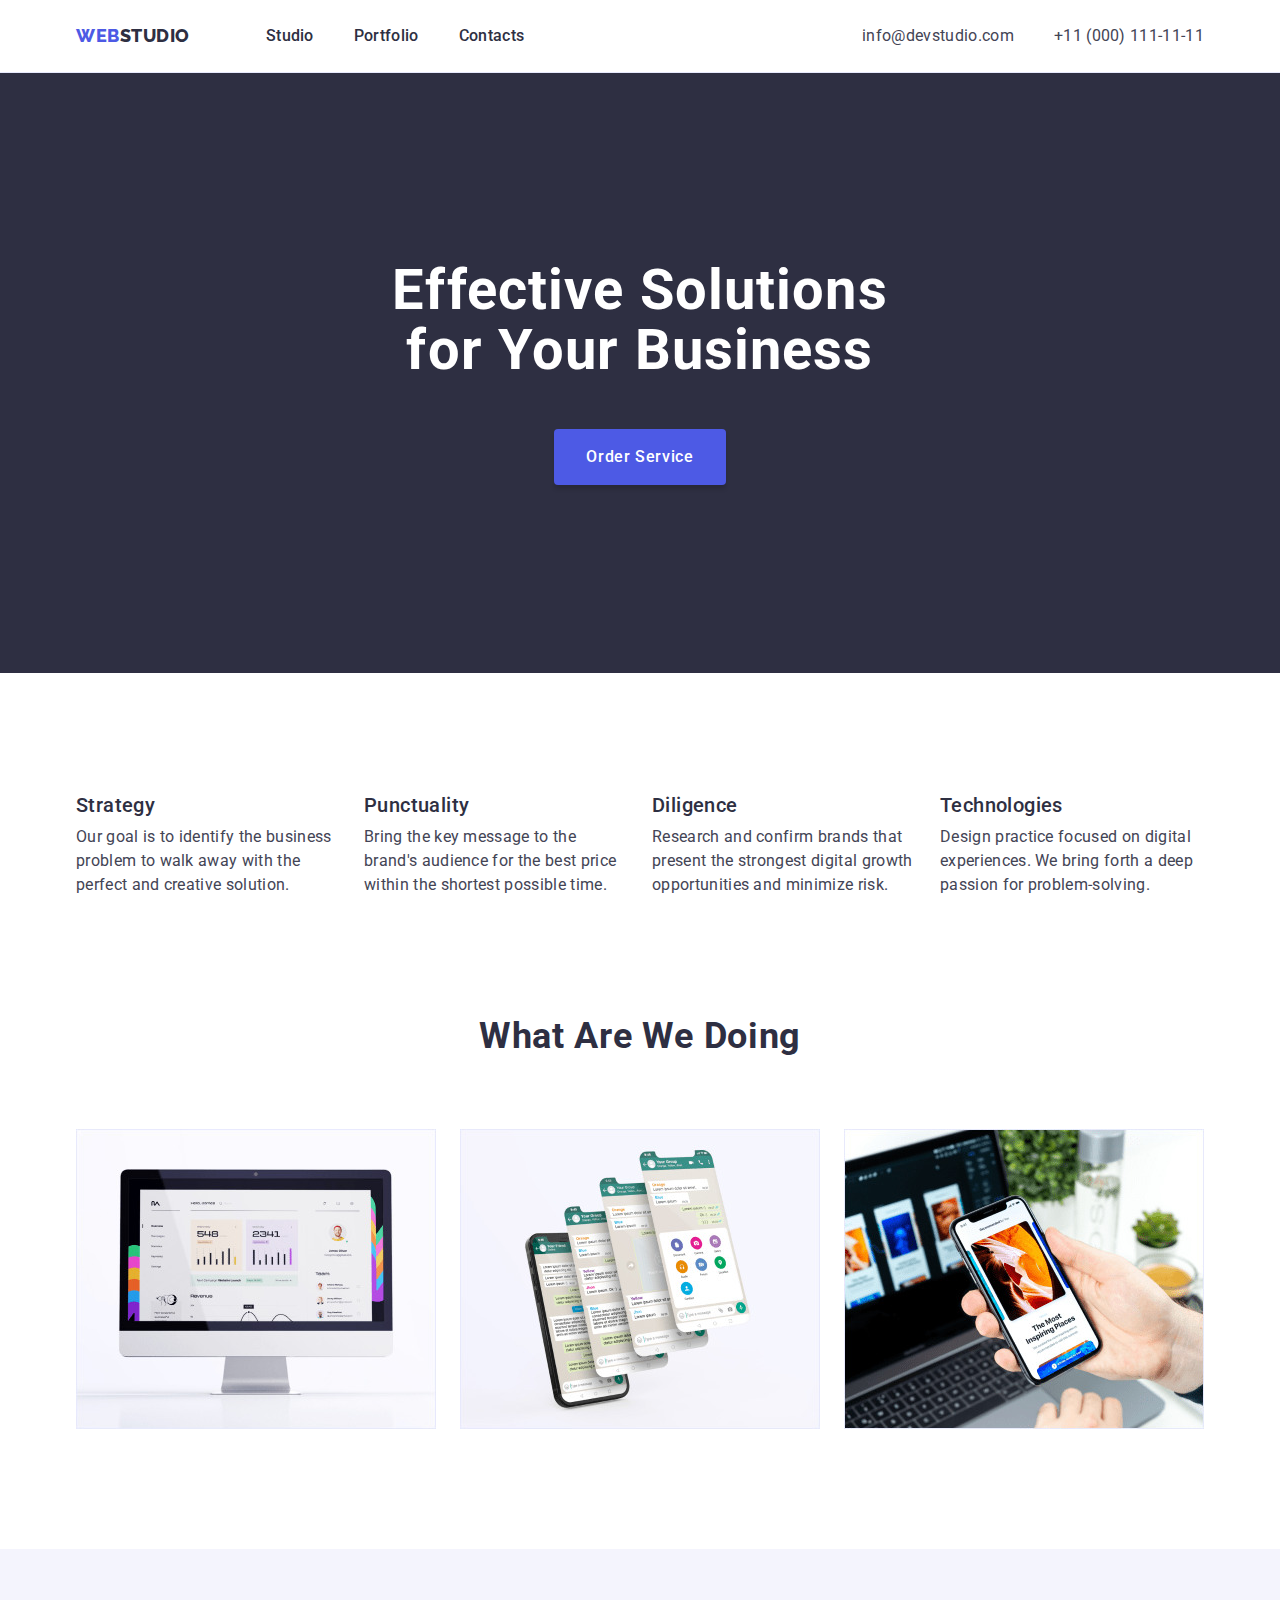
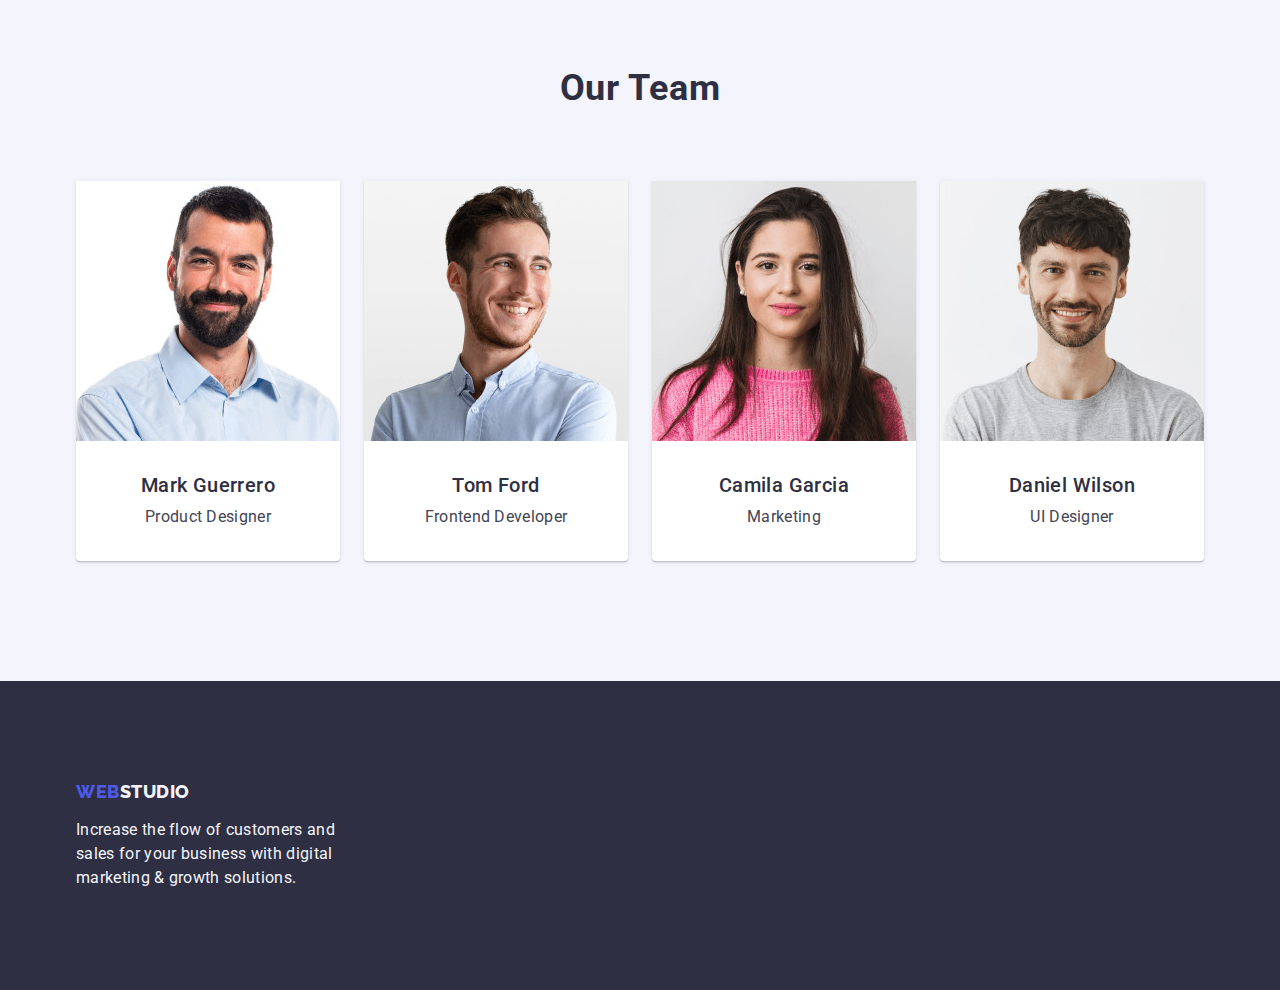
<file: index.html>
<!DOCTYPE html>
<html lang="en">
  <head>
    <meta charset="UTF-8" />
    <meta http-equiv="X-UA-Compatible" content="IE=edge" />
    <meta name="viewport" content="width=device-width, initial-scale=1.0" />
    <title>Document</title>
    <link
      rel="stylesheet"
      href="https://cdnjs.cloudflare.com/ajax/libs/modern-normalize/2.0.0/modern-normalize.min.css"
      integrity="sha512-4xo8blKMVCiXpTaLzQSLSw3KFOVPWhm/TRtuPVc4WG6kUgjH6J03IBuG7JZPkcWMxJ5huwaBpOpnwYElP/m6wg=="
      crossorigin="anonymous"
      referrerpolicy="no-referrer"
    />
    <link rel="stylesheet" href="./css/styles.css" />
    <link rel="preconnect" href="https://fonts.googleapis.com" />
    <link rel="preconnect" href="https://fonts.gstatic.com" crossorigin />
    <link
      href="https://fonts.googleapis.com/css2?family=Raleway:wght@800&family=Roboto:wght@400;500;700&display=swap"
      rel="stylesheet"
    />
  </head>
  <body>
    <header class="header">
      <div class="container header-container">
        <nav class="header-navigation">
          <a href="./index.html" class="logo link"
            >Web<span class="studio">Studio</span></a
          >
          <ul class="list header-list">
            <li>
              <a class="link link-navigation" href="./index.html">Studio</a>
            </li>
            <li>
              <a class="link link-navigation" href="./portfolio.html"
                >Portfolio</a
              >
            </li>
            <li><a class="link link-navigation" href="">Contacts</a></li>
          </ul>
        </nav>
        <address class="address">
          <ul class="list list-address">
            <li>
              <a href="mailto:info@devstudio.com" class="link link-address"
                >info@devstudio.com</a
              >
            </li>
            <li>
              <a href="tel:+110001111111" class="link link-address"
                >+11 (000) 111-11-11</a
              >
            </li>
          </ul>
        </address>
      </div>
    </header>
    <main>
      <section class="headline-section section">
        <div class="container">
          <h1 class="headline">Effective Solutions <br />for Your Business</h1>
          <button class="button-text order-button" type="button">
            Order Service
          </button>
        </div>
      </section>
      <section class="feature-section section">
        <div class="container">
          <h2 class="visually-hidden">Features</h2>
          <ul class="list feature-list">
            <li class="feature-items">
              <h3 class="list-title">Strategy</h3>
              <p class="text feature-text">
                Our goal is to identify the business problem to walk away with
                the perfect and creative solution.
              </p>
            </li>
            <li class="feature-items">
              <h3 class="list-title">Punctuality</h3>
              <p class="text feature-text">
                Bring the key message to the brand's audience for the best price
                within the shortest possible time.
              </p>
            </li>
            <li class="feature-items">
              <h3 class="list-title">Diligence</h3>
              <p class="text feature-text">
                Research and confirm brands that present the strongest digital
                growth opportunities and minimize risk.
              </p>
            </li>
            <li class="feature-items">
              <h3 class="list-title">Technologies</h3>
              <p class="text feature-text">
                Design practice focused on digital experiences. We bring forth a
                deep passion for problem-solving.
              </p>
            </li>
          </ul>
        </div>
      </section>
      <section class="doing-section section">
        <div class="container">
          <h2 class="title doing-title">What are we doing</h2>
          <ul class="list doing-list">
            <li class="doing-item">
              <img src="./images/phone-one.jpg" alt="laptop" width="360" />
            </li>
            <li class="doing-item">
              <img src="./images/phone-two.jpg" alt="phones" width="360" />
            </li>
            <li class="doing-item">
              <img
                src="./images/phone-three.jpg"
                alt="holding phone"
                width="360"
              />
            </li>
          </ul>
        </div>
      </section>
      <section class="team-section section">
        <div class="container">
          <h2 class="title team-title">Our Team</h2>

          <ul class="list list-team">
            <li class="list-item">
              <img
                src="./images/man-one.jpg"
                alt="man"
                width="264"
                class="image"
              />
              <div class="under-img-text">
                <h3 class="list-title">Mark Guerrero</h3>
                <p class="text">Product Designer</p>
              </div>
            </li>
            <li class="list-item">
              <img
                src="./images/man-two.jpg"
                alt="man2"
                width="264"
                class="image"
              />
              <div class="under-img-text">
                <h3 class="list-title">Tom Ford</h3>
                <p class="text">Frontend Developer</p>
              </div>
            </li>
            <li class="list-item">
              <img
                src="./images/woman.jpg"
                alt="woman"
                width="264"
                class="image"
              />
              <div class="under-img-text">
                <h3 class="list-title">Camila Garcia</h3>
                <p class="text">Marketing</p>
              </div>
            </li>
            <li class="list-item">
              <img
                src="./images/man-three.jpg"
                alt="man3"
                width="264"
                class="image"
              />
              <div class="under-img-text">
                <h3 class="list-title">Daniel Wilson</h3>
                <p class="text">UI Designer</p>
              </div>
            </li>
          </ul>
        </div>
      </section>
    </main>
    <footer class="footer">
      <div class="container">
        <a class="link logo footer-logo" href="./index.html"
          >Web<span class="studio footer-studio">Studio</span></a
        >
        <p class="text footer-text">
          Increase the flow of customers and sales for your business with
          digital marketing & growth solutions.
        </p>
      </div>
    </footer>
  </body>
</html>
</file>
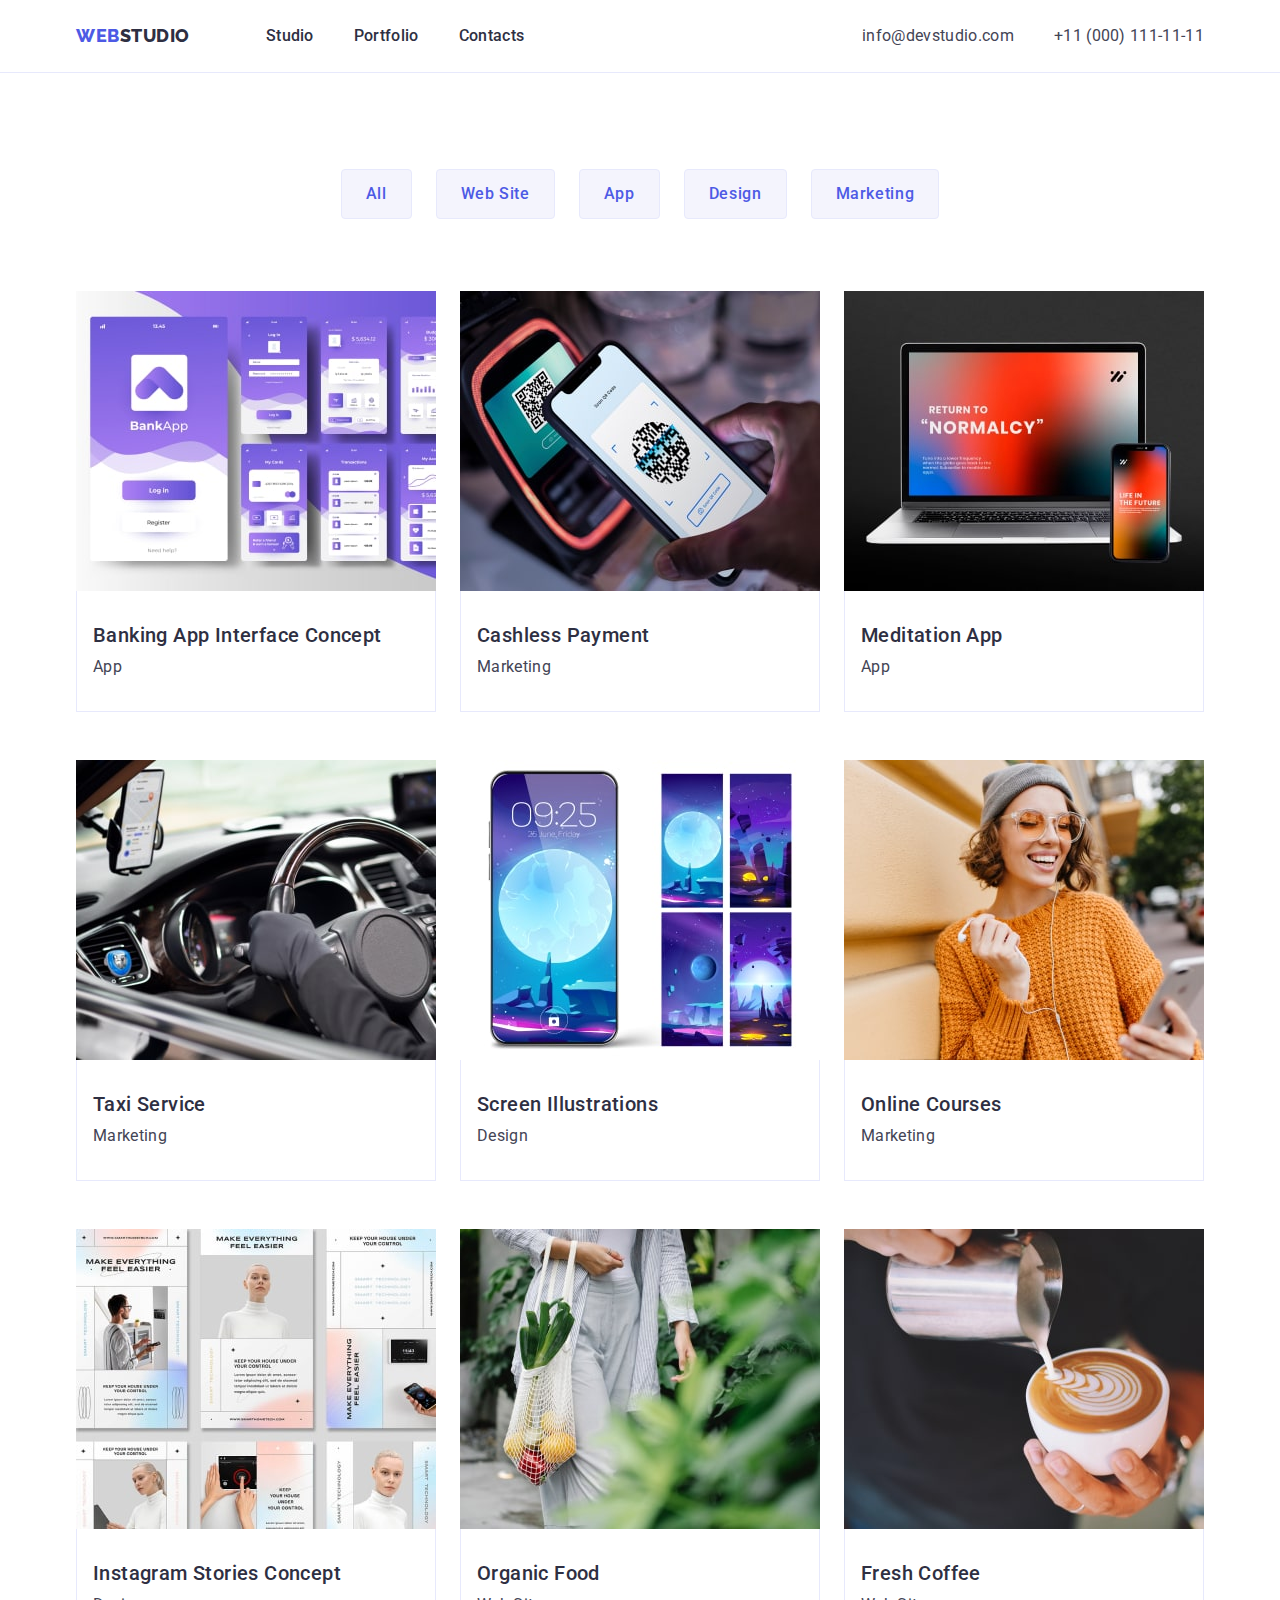
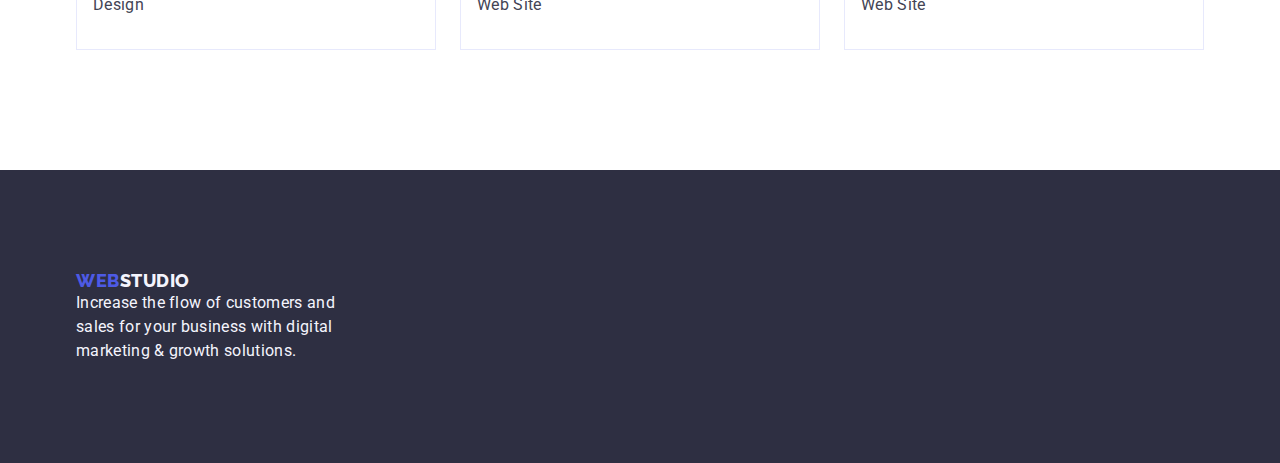
<file: portfolio.html>
<!DOCTYPE html>
<html lang="en">
  <head>
    <meta charset="UTF-8" />
    <meta http-equiv="X-UA-Compatible" content="IE=edge" />
    <meta name="viewport" content="width=device-width, initial-scale=1.0" />
    <title>Document</title>
    <link
      rel="stylesheet"
      href="https://cdnjs.cloudflare.com/ajax/libs/modern-normalize/2.0.0/modern-normalize.min.css"
      integrity="sha512-4xo8blKMVCiXpTaLzQSLSw3KFOVPWhm/TRtuPVc4WG6kUgjH6J03IBuG7JZPkcWMxJ5huwaBpOpnwYElP/m6wg=="
      crossorigin="anonymous"
      referrerpolicy="no-referrer"
    />
    <link rel="stylesheet" href="./css/styles.css" />
    <link rel="preconnect" href="https://fonts.googleapis.com" />
    <link rel="preconnect" href="https://fonts.gstatic.com" crossorigin />
    <link
      href="https://fonts.googleapis.com/css2?family=Raleway:wght@800&family=Roboto:wght@400;500;700&display=swap"
      rel="stylesheet"
    />
  </head>
  <body>
    <header class="header">
      <div class="container header-container">
        <nav class="header-navigation">
          <a href="./index.html" class="logo link"
            >Web<span class="studio">Studio</span></a
          >
          <ul class="list header-list">
            <li>
              <a class="link link-navigation" href="./index.html">Studio</a>
            </li>
            <li>
              <a class="link link-navigation" href="./portfolio.html"
                >Portfolio</a
              >
            </li>
            <li><a class="link link-navigation" href="">Contacts</a></li>
          </ul>
        </nav>
        <address class="address">
          <ul class="list list-address">
            <li>
              <a href="mailto:info@devstudio.com" class="link link-address"
                >info@devstudio.com</a
              >
            </li>
            <li>
              <a href="tel:+110001111111" class="link link-address"
                >+11 (000) 111-11-11</a
              >
            </li>
          </ul>
        </address>
      </div>
    </header>
    <main>
      <section class="portfolio-section section">
        <div class="container">
          <h1 class="visually-hidden">Features</h1>
          <ul class="list list-portfolio-button">
            <li>
              <button type="button" class="button-text portfolio-button">
                All
              </button>
            </li>
            <li>
              <button type="button" class="button-text portfolio-button">
                Web Site
              </button>
            </li>
            <li>
              <button type="button" class="button-text portfolio-button">
                App
              </button>
            </li>
            <li>
              <button type="button" class="button-text portfolio-button">
                Design
              </button>
            </li>
            <li>
              <button type="button" class="button-text portfolio-button">
                Marketing
              </button>
            </li>
          </ul>

          <ul class="list portfolio-list">
            <li class="portfolio-list-item">
              <a href="" class="link">
                <img
                  src="./images/hw2-1-min.jpg"
                  alt="BankApp"
                  width="360"
                  class="image"
                />
                <div class="portfolio-text-item">
                  <h2 class="list-title">Banking App Interface Concept</h2>
                  <p class="text">App</p>
                </div>
              </a>
            </li>
            <li class="portfolio-list-item">
              <a href="" class="link">
                <img
                  src="./images/hw2-2-min.jpg"
                  alt="Scanning qr code"
                  width="360"
                  class="image"
                />
                <div class="portfolio-text-item">
                  <h2 class="list-title">Cashless Payment</h2>
                  <p class="text">Marketing</p>
                </div>
              </a>
            </li>
            <li class="portfolio-list-item">
              <a href="" class="link">
                <img
                  src="./images/hw2-3-min.jpg"
                  alt="Return to &#34;Normalcy&#34;"
                  width="360"
                  class="image"
                />
                <div class="portfolio-text-item">
                  <h2 class="list-title">Meditation App</h2>
                  <p class="text">App</p>
                </div>
              </a>
            </li>
            <li class="portfolio-list-item">
              <a href="" class="link">
                <img
                  src="./images/hw2-4-min.jpg"
                  alt="Taxi Service"
                  width="360"
                  class="image"
                />
                <div class="portfolio-text-item">
                  <h2 class="list-title">Taxi Service</h2>
                  <p class="text">Marketing</p>
                </div>
              </a>
            </li>
            <li class="portfolio-list-item">
              <a href="" class="link">
                <img
                  src="./images/hw2-5-min.jpg"
                  alt="Screen Illustrations"
                  width="360"
                  class="image"
                />
                <div class="portfolio-text-item">
                  <h2 class="list-title">Screen Illustrations</h2>
                  <p class="text">Design</p>
                </div>
              </a>
            </li>
            <li class="portfolio-list-item">
              <a href="" class="link">
                <img
                  src="./images/hw2-6-min.jpg"
                  alt="Girl talking by using phone"
                  width="360"
                  class="image"
                />
                <div class="portfolio-text-item">
                  <h2 class="list-title">Online Courses</h2>
                  <p class="text">Marketing</p>
                </div>
              </a>
            </li>
            <li class="portfolio-list-item">
              <a href="" class="link">
                <img
                  src="./images/hw2-7-min.jpg"
                  alt="The app of making everything easier"
                  width="360"
                  class="image"
                />
                <div class="portfolio-text-item">
                  <h2 class="list-title">Instagram Stories Concept</h2>
                  <p class="text">Design</p>
                </div>
              </a>
            </li>
            <li class="portfolio-list-item">
              <a href="" class="link">
                <img
                  src="./images/hw2-8-min.jpg"
                  alt="Carring organic food"
                  width="360"
                  class="image"
                />
                <div class="portfolio-text-item">
                  <h2 class="list-title">Organic Food</h2>
                  <p class="text">Web Site</p>
                </div>
              </a>
            </li>
            <li class="portfolio-list-item">
              <a href="" class="link">
                <img
                  src="./images/hw2-9-min.jpg"
                  alt="Making cappuccino"
                  width="360"
                  class="image"
                />
                <div class="portfolio-text-item">
                  <h2 class="list-title">Fresh Coffee</h2>
                  <p class="text">Web Site</p>
                </div>
              </a>
            </li>
          </ul>
        </div>
      </section>
    </main>
    <footer class="footer">
      <div class="container">
        <a class="link logo" href="./index.html"
          >Web<span class="studio footer-studio">Studio</span></a
        >
        <p class="text footer-text">
          Increase the flow of customers and sales for your business with
          digital marketing & growth solutions.
        </p>
      </div>
    </footer>
  </body>
</html>
</file>
<file: css/styles.css>
*{
    box-sizing: border-box;
    list-style: none;
    margin: 0;
    padding: 0;
}
:root{
  --header-color:#2E2F42;
  --textlink-color:#434455;
  --link-color:#4D5AE5;
  --background-main:#E5E5E5;
  --footer-studio:#F4F4FD;
  --hero-bkgrd-color:#fff;
  --border-color:#E7E9FC;
  --hover-color:#404BBF;
}

.list {
    list-style: none;
}

.link {
    text-decoration: none;
}

.container{
    width: 1158px;
    margin: 0 auto;
    padding: 0 15px;
}

img{
    display: block;
    max-width: 100%;
    height: auto;
}

.visually-hidden{
    position: absolute;
        width: 1px;
        height: 1px;
        margin: -1px;
        border: 0;
        padding: 0;
        white-space: nowrap;
        clip-path: inset(100%);
        clip: rect(0 0 0 0);
        overflow: hidden;
}
/* -------------COMMON CLASSES---------- */

.button-text {
    font-size: 16px;
    font-weight: 500;
    line-height: 1.5;
    letter-spacing: 0.04em;
}
.list-title {
    font-weight: 500;
    font-size: 20px;
    line-height: 1.2;
    letter-spacing: 0.02em;
    color: var(--header-color);
    margin-bottom: 8px;
}

.text {
    color: var(--textlink-color);
    line-height: 1.5;
    letter-spacing: 0.02em;
}

/* ----------BODY------------ */
body {
    font-family: 'Roboto', sans-serif;
    color: var(--textlink-color);
    background-color: var(--hero-bkgrd-color);
    
}

/* ------HEADER------ */

.header {
    border-bottom: 1px solid var(--border-color);
}

.header-container{
    display: flex;
    align-items: center;
    margin: 0 auto;
}

.header-navigation{
    display: flex;
   align-items: center;
}

.header-list{
    display: flex;
    gap: 40px;
}

.logo {
    font-family: 'Raleway', sans-serif;
    font-weight: 800;
    font-size: 18px;
    line-height: 1.17;
    color: var(--link-color);
    text-transform: uppercase;
    letter-spacing: 0.03em;
    margin-right: 76px;
}

.studio {
    color: var(--header-color);
}

.link-navigation {
    color: var(--header-color);
    font-weight: 500;
    line-height: 1.5;
    letter-spacing: 0.02em;
    display: block;
    padding-top: 24px;
    padding-bottom: 24px;
}

.link-navigation:hover,
.link-navigation:focus {
    color: #404bbf;
}

.address {
    font-style: normal;
    margin-left: auto;
}

.list-address{
    display: flex;
    gap:40px;
}

.link-address {
    color: var(--textlink-color);
    line-height: 1.5;
    letter-spacing: 0.02em;
    padding-top: 24px;
    padding-bottom: 24px;
}

.link-address:hover,
.link-address:focus {
    color: #404bbf;
}

/* ------HEADLINE SECTION------ */

.headline-section {
    background-color: var(--header-color);
    padding: 188px 0;
    height: 600px;    
}

.headline {
    font-size: 56px;
    line-height: 1.07;
    letter-spacing: 0.02em;
    color: var(--hero-bkgrd-color);
    text-align: center;
    /* min-width: 496px; */
    margin: auto;
    margin-bottom: 48px;
}

.order-button {
    font-size: 16px;
    font-family: inherit;
    color: var(--hero-bkgrd-color);
    background: var(--link-color);
    box-shadow: 0px 4px 4px rgba(0, 0, 0, 0.15);
    border-radius: 4px;
    cursor: pointer;
    padding: 16px 32px;
    display:block;
    margin: auto;
    min-width: 169px;
    height: 56px;
    border: none;
}

.order-button:hover,
.order-button:focus {
    background-color: #404BBF;
}

/* -------FEATURE SECTION--------- */
.feature-section{
padding: 120px 0;
}

.feature-list{
    display: flex;
    gap: 24px;
}
.feature-items{
    width: calc((100% - 72px) / 4);
}
.feature-text{
    max-width: 264px;
}

/* --------DOING SECTION-------- */
.doing-section{
    padding-bottom: 120px;
}

.doing-title{
    margin-bottom: 72px;
}

.doing-list{
    display: flex;
    gap: 24px;
}

.doing-item{
width: calc((100% - 48px) / 3);
}
/* --------TEAM SECTION--------- */

.title {
    font-size: 36px;
    line-height: 1.11;
    text-align: center;
    letter-spacing: 0.02em;
    text-transform: capitalize;
    color: var(--header-color);
}

.team-title{
    margin-bottom: 72px;
}
.team-section {
    background: var(--footer-studio);
    padding: 120px 0;
}
.list-team{
    display:flex;
    gap: 24px;
}

.list-item {
    background-color: var(--hero-bkgrd-color);
    box-shadow: 0px 1px 6px rgba(46, 47, 66, 0.08), 0px 1px 1px rgba(46, 47, 66, 0.16), 0px 2px 1px rgba(46, 47, 66, 0.08);
    border-radius: 0px 0px 4px 4px;
    width: calc((100%-72px)/4);
    text-align: center;
  

}

.under-img-text{
    padding: 32px 16px;
}

/* -------FOOTER---------- */

.footer-studio{
    color: var(--footer-studio);
}

footer {
    background-color: var(--header-color);
    padding: 100px 0;
}

.footer-text {
    color: var(--footer-studio);
    max-width: 264px;
}

.footer-logo{
    display: inline-block;
    margin: 0 0 16px 0;
}
/* --------PORTFOLIO.HTML--------- */

.portfolio-section{
    padding: 96px 0 120px;
}

.portfolio-text-item{
border: 1px solid #E7E9FC;
border-top:none;
    padding: 32px 16px;
}

/*----------FEATURE SECTION-------- */

.list-portfolio-button {
    display: flex;
    gap: 24px;
    justify-content: center;
    margin-bottom: 72px;
}

.portfolio-button{
 font-size: 16px;
  font-family: "Roboto", sans-serif;
  font-weight: 500;
  line-height: 1.5;
  letter-spacing: 0.04em;
  color:var(--link-color);
  background-color: var(--footer-studio);
  border: 1px solid var(--border-color);
  border-radius: 4px;
  cursor: pointer;
padding: 12px 24px;
}

.portfolio-button:hover, .portfolio-button:focus{
    background-color: #404BBF;
    color: #FFFFFF;
    border: 1px solid transparent;
}

.portfolio-list{
    display:flex;
    flex-wrap: wrap;
    gap: 48px 24px;
}
</file>
